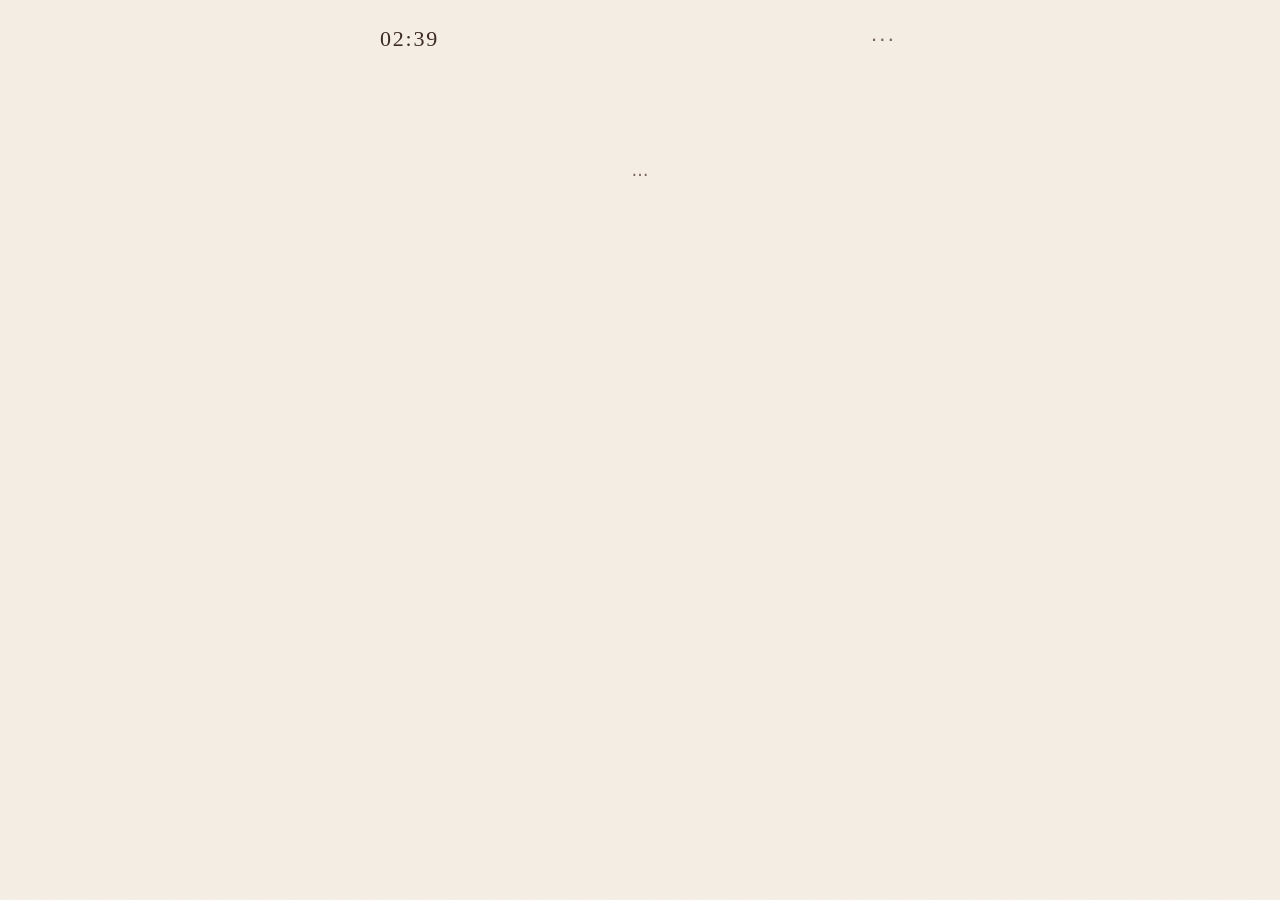
<file: index.html>
<!doctype html>
<html lang="ru">
<head>
<meta charset="utf-8">
<meta name="robots" content="noindex, nofollow">
<meta http-equiv="refresh" content="0; url=quest/">
<title>02:39</title>
<style>body{margin:0;min-height:100svh;display:grid;place-items:center;background:#f6efe6;color:#3b2a22;font:22px Georgia,serif}</style>
</head>
<body><a href="quest/" style="color:inherit;text-decoration:none">02:39</a></body>
</html>
</file>
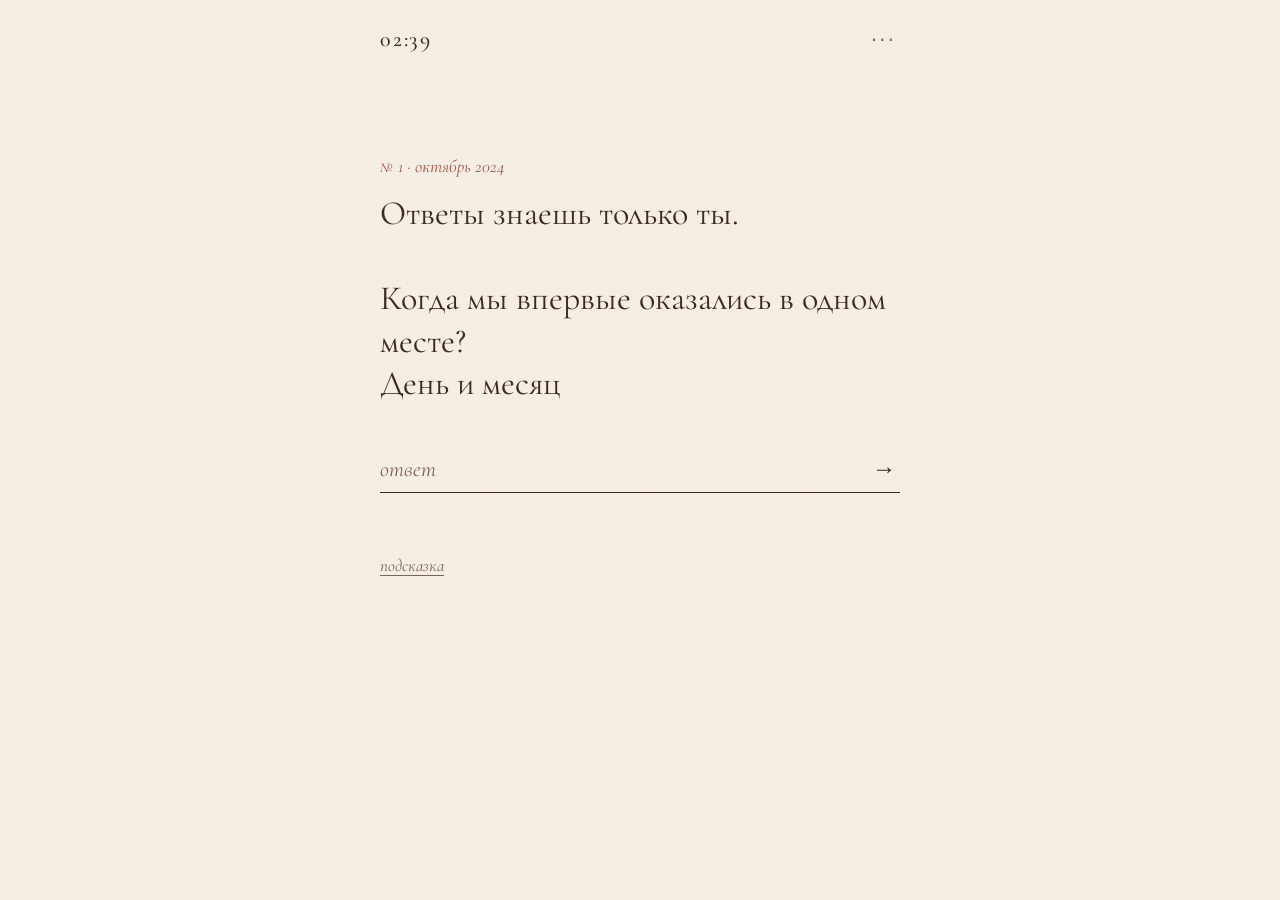
<file: quest/index.html>
<!doctype html>
<html lang="ru">
<head>
<meta charset="utf-8">
<meta name="viewport" content="width=device-width, initial-scale=1, viewport-fit=cover">
<meta name="robots" content="noindex, nofollow">
<title>02:39</title>
<link rel="preconnect" href="https://fonts.googleapis.com">
<link rel="preconnect" href="https://fonts.gstatic.com" crossorigin>
<link href="https://fonts.googleapis.com/css2?family=Cormorant+Garamond:ital,wght@0,400;0,500;1,400&family=Manrope:wght@400;500&display=swap" rel="stylesheet">
<link rel="stylesheet" href="quest.css">
</head>
<body>
<main class="wrap">
  <header class="top">
    <span class="mark">02:39</span>
    <button class="menu-btn" id="menuBtn" aria-label="Меню">···</button>
  </header>

  <section class="card" id="card" hidden>
    <p class="num" id="num"></p>
    <div class="text" id="text"></div>
    <img class="pic" id="pic" alt="" hidden>
    <form class="answer" id="form" autocomplete="off">
      <input id="input" type="text" placeholder="ответ" autocapitalize="off" spellcheck="false" enterkeyhint="go">
      <button type="submit" id="go">→</button>
    </form>
    <p class="msg" id="msg" aria-live="polite"></p>
    <button class="hint-btn" id="hintBtn" type="button">подсказка</button>
    <ol class="hints" id="hints"></ol>
  </section>

  <section class="final" id="final" hidden>
    <div class="text" id="finalText"></div>
    <div class="video" id="video"></div>
  </section>

  <p class="loading" id="loading">…</p>
</main>

<dialog class="sheet" id="sheet">
  <p class="sheet-title">Продолжить на другом телефоне</p>
  <p class="sheet-note">Скопируй код и вставь его на другом устройстве.</p>
  <textarea id="saveCode" readonly rows="3"></textarea>
  <div class="sheet-row">
    <button type="button" id="copyBtn">копировать</button>
  </div>
  <p class="sheet-note">Или вставь код отсюда:</p>
  <textarea id="loadCode" rows="3" placeholder="код"></textarea>
  <div class="sheet-row">
    <button type="button" id="loadBtn">загрузить</button>
    <button type="button" id="closeBtn">закрыть</button>
  </div>
</dialog>

<script src="quest.js"></script>
</body>
</html>
</file>
<file: quest/quest.css>
:root {
  --paper: #f6efe6;
  --paper-2: #efe4d6;
  --ink: #3b2a22;
  --ink-soft: #7a6357;
  --rose: #a8574a;
  --line: #d9c7b5;
  --ok: #5f7a4f;
  --serif: 'Cormorant Garamond', Georgia, serif;
  --sans: 'Manrope', -apple-system, system-ui, sans-serif;
}

* { box-sizing: border-box; }

html, body { margin: 0; }

body {
  min-height: 100svh;
  background: var(--paper);
  color: var(--ink);
  font: 400 17px/1.55 var(--sans);
  -webkit-font-smoothing: antialiased;
}

/* лёгкое бумажное зерно */
body::before {
  content: '';
  position: fixed;
  inset: 0;
  pointer-events: none;
  opacity: .35;
  background-image: url("data:image/svg+xml,%3Csvg xmlns='http://www.w3.org/2000/svg' width='160' height='160'%3E%3Cfilter id='n'%3E%3CfeTurbulence type='fractalNoise' baseFrequency='.9' numOctaves='2' stitchTiles='stitch'/%3E%3CfeColorMatrix values='0 0 0 0 .45 0 0 0 0 .35 0 0 0 0 .28 0 0 0 .08 0'/%3E%3C/filter%3E%3Crect width='100%25' height='100%25' filter='url(%23n)'/%3E%3C/svg%3E");
}

.wrap {
  position: relative;
  max-width: 560px;
  margin: 0 auto;
  padding: max(20px, env(safe-area-inset-top)) 20px 48px;
}

.top {
  display: flex;
  align-items: center;
  justify-content: space-between;
  margin-bottom: 11vh;
}

.mark {
  font: 500 22px/1 var(--serif);
  letter-spacing: .08em;
}

.menu-btn {
  border: 0;
  background: none;
  color: var(--ink-soft);
  font-size: 22px;
  letter-spacing: .1em;
  padding: 6px 4px;
  cursor: pointer;
}

.num {
  margin: 0 0 18px;
  font: italic 400 18px/1 var(--serif);
  color: var(--rose);
}

.text {
  font: 400 clamp(26px, 6.4vw, 34px)/1.25 var(--serif);
  white-space: pre-line;
}

.text a { color: var(--rose); }

[hidden] { display: none !important; }

.pic {
  display: block;
  width: 100%;
  margin-top: 26px;
  border: 10px solid #fffaf3;
  box-shadow: 0 14px 30px -18px rgba(59, 42, 34, .5);
}

.answer {
  display: flex;
  gap: 10px;
  margin-top: 40px;
  border-bottom: 1px solid var(--ink);
}

.answer input {
  flex: 1;
  min-width: 0;
  border: 0;
  background: transparent;
  color: var(--ink);
  font: 400 22px/1.4 var(--serif);
  padding: 8px 0;
  outline: none;
}

.answer input::placeholder { color: var(--ink-soft); font-style: italic; }

.answer button {
  border: 0;
  background: none;
  color: var(--ink);
  font-size: 24px;
  padding: 0 4px;
  cursor: pointer;
}

.msg {
  min-height: 1.6em;
  margin: 12px 0 0;
  font-size: 15px;
  color: var(--ink-soft);
}

.msg.ok { color: var(--ok); }

.shake { animation: shake .35s; }

@keyframes shake {
  25% { transform: translateX(-6px); }
  75% { transform: translateX(6px); }
}

.hint-btn {
  margin-top: 28px;
  border: 0;
  background: none;
  padding: 0;
  color: var(--ink-soft);
  font: italic 400 17px/1 var(--serif);
  text-decoration: underline;
  text-underline-offset: 4px;
  cursor: pointer;
}

.hint-btn[hidden] { display: none; }

.hints {
  margin: 16px 0 0;
  padding-left: 20px;
  color: var(--ink-soft);
}

.hints li { margin-bottom: 6px; }

.card, .final { animation: rise .7s ease both; }

@keyframes rise {
  from { opacity: 0; transform: translateY(14px); }
  to { opacity: 1; transform: none; }
}

.video {
  position: relative;
  margin-top: 32px;
  aspect-ratio: 16 / 9;
  background: #000;
}

.video iframe, .video video {
  position: absolute;
  inset: 0;
  width: 100%;
  height: 100%;
  border: 0;
}

.loading { color: var(--ink-soft); text-align: center; }

.sheet {
  width: min(92vw, 420px);
  border: 1px solid var(--line);
  border-radius: 14px;
  background: var(--paper);
  color: var(--ink);
  padding: 22px;
}

.sheet::backdrop { background: rgba(59, 42, 34, .35); }

.sheet-title { margin: 0 0 6px; font: 500 22px/1.2 var(--serif); }

.sheet-note { margin: 14px 0 8px; font-size: 14px; color: var(--ink-soft); }

.sheet textarea {
  width: 100%;
  border: 1px solid var(--line);
  border-radius: 8px;
  background: var(--paper-2);
  color: var(--ink);
  font: 13px/1.4 ui-monospace, monospace;
  padding: 10px;
  resize: none;
}

.sheet-row { display: flex; gap: 10px; margin-top: 10px; }

.sheet-row button {
  flex: 1;
  border: 1px solid var(--ink);
  border-radius: 999px;
  background: none;
  color: var(--ink);
  font: 500 14px/1 var(--sans);
  padding: 11px;
  cursor: pointer;
}
</file>
